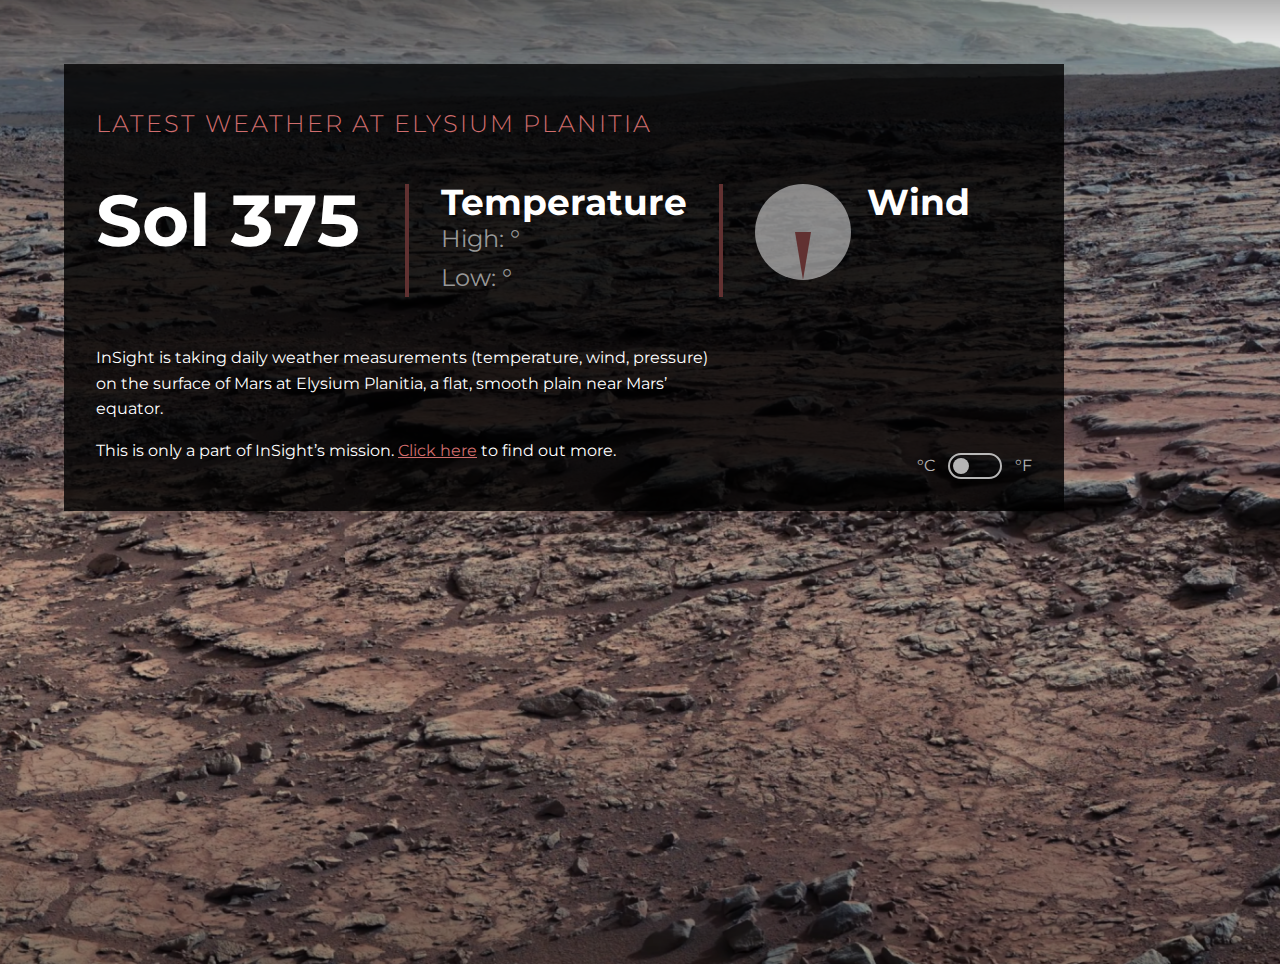
<file: index.html>
<!DOCTYPE html>
<html lang="en">
  <head>
    <!-- Meta -->
    <meta charset="UTF-8" />
    <meta http-equiv="X-UA-Compatible" content="IE=edge" />
    <meta name="viewport" content="width=device-width, initial-scale=1.0" />

    <!-- Google fonts -->
    <link
      href="https://fonts.googleapis.com/css2?family=Montserrat:wght@300;400;500;700&display=swap"
      rel="stylesheet"
    />
    <!-- Styles -->
    <link rel="stylesheet" href="src/css/main.css" />

    <!-- Scripts -->
    <script src="src/js/index.js"></script>

    <title>Mars Weather App</title>
  </head>
  <body>
   
    <main class="mars-current-weather">
      <h1 class="main-title">Latest weather at Elysium Planitia</h1>
 
      <div class="date">
        <h2 class="section-title section-title--date">
          Sol 
          <span data-current-sol>375</span>
         </h2>
        <p class="date__day" data-current-date></p>
      </div>
 
      <div class="temp">
        <h2 class="section-title">Temperature</h2>
        <p class="reading">
          High:
          <span data-current-temp-high></span>
          °<span data-temp-unit></span>
         </p>
        <p class="reading">
          Low:
          <span data-current-temp-low></span>
          °<span data-temp-unit></span>
         </p>
      </div>
 
      <div class="wind">
        <h2 class="section-title">Wind</h2>
        <p class="reading">
          <span data-wind-speed></span>
          <span data-speed-unit></span>
         </p>
 
        <div class="wind__direction">
          <p class="sr-only" data-wind-direction-text></p>
 
          <!-- update --direction custom prop
               to change arrow direction -->
          <div class="wind__arrow" data-wind-direction-arrow></div>
        </div>
      </div> 
 
      <div class="info">
       <p>InSight is taking daily weather measurements (temperature, wind, pressure) on the surface of Mars at Elysium Planitia, a flat, smooth plain near Mars’ equator.</p>
       <p>This is only a part of InSight’s mission. <a href="https://mars.nasa.gov/insight/mission/overview/">Click here</a> to find out more.</p>
      </div>
 
      <div class="unit">
        <label for="cel">°C</label>
        <input type="radio" id="cel" name="unit" checked>
        <!-- when unit__toggle is clicked
             checkbox needs to change -->
        <button class="unit__toggle" data-unit-toggle></button>
        <label for="fah">°F</label>
        <input type="radio" id="fah" name="unit">
      </div> 
 
    </main>
 
    <div class="previous-weather show-weather">
      <!-- When clicked, toggle '.show-weather'
      to .previous-weather div -->
      <button for="weather-toggle" class="show-previous-weather"><span>&#8593;</span> <span class="sr-only">Show previous weather</span></button>
 
      <h2 class="main-title previous-weather__title">Previous 7 days</h2> 
 
      <div class="previous-days" data-previous-sols></div>
    </div>
 
    <template data-previous-sol-template>
       <div class="previous-day">
         <h3 class="previous-day__sol">
           Sol
           <span data-sol></span>
         </h3>
         <p class="previous-day__date" data-date></p>
         <p class="previous-day__temp">
           High:
           <span data-temp-high></span>
           °<span data-temp-unit></span>
         </p>
         <p class="previous-day__temp">
           Low:
           <span data-temp-low></span>
           °<span data-temp-unit></span>
         </p>
         <button class="previous-day__more-info" data-select-button>more info</button>
       </div>
    </template>
     
 
   
  </body>
 </html>
</file>
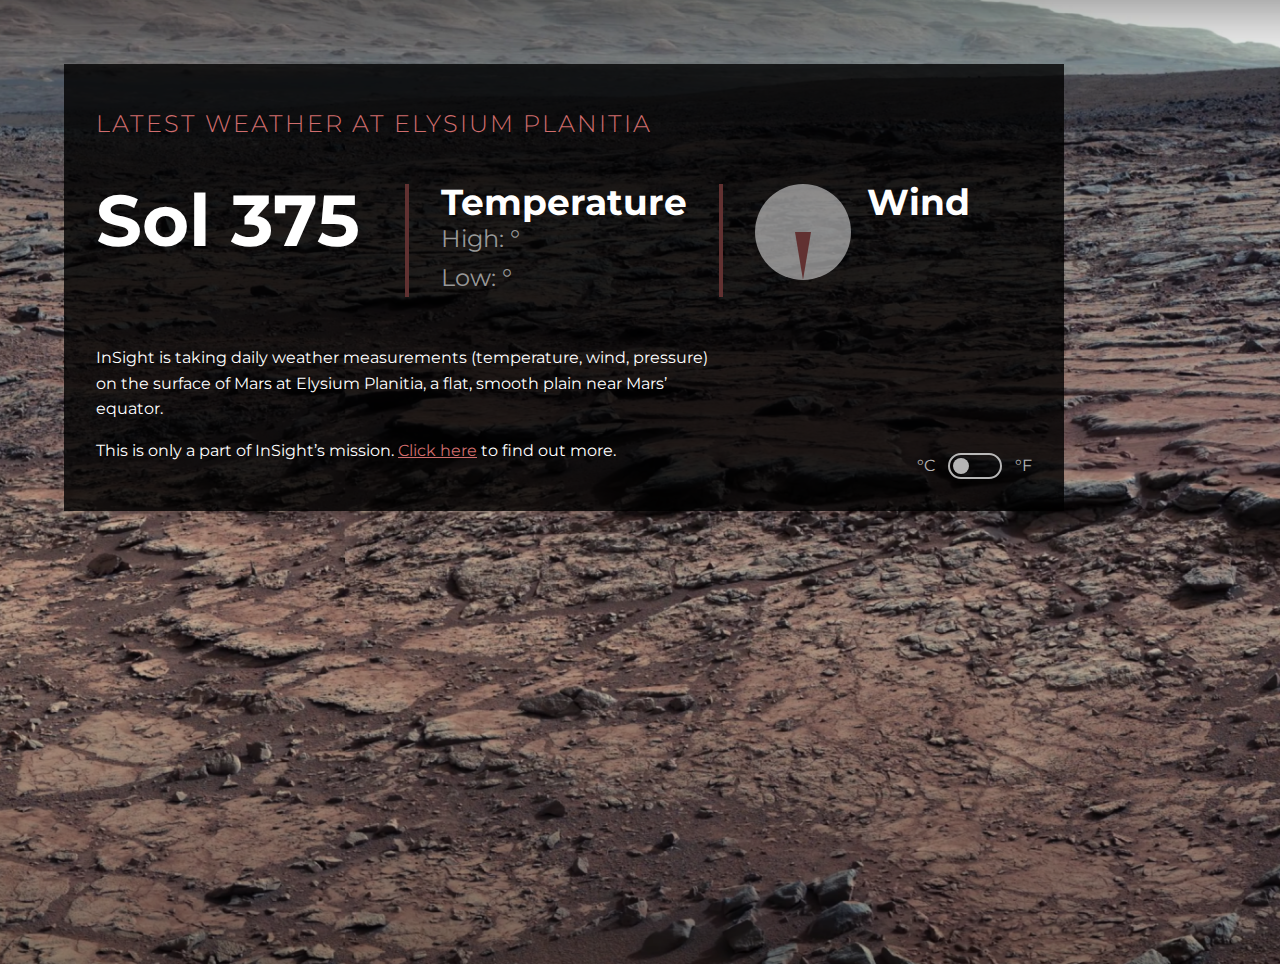
<file: src/index.html>
<!DOCTYPE html>
<html lang="en">
  <head>
    <!-- Meta -->
    <meta charset="UTF-8" />
    <meta http-equiv="X-UA-Compatible" content="IE=edge" />
    <meta name="viewport" content="width=device-width, initial-scale=1.0" />

    <!-- Google fonts -->
    <link
      href="https://fonts.googleapis.com/css2?family=Montserrat:wght@300;400;500;700&display=swap"
      rel="stylesheet"
    />
    <!-- Styles -->
    <link rel="stylesheet" href="css/main.css" />

    <!-- Scripts -->
    <script src="js/index.js"></script>

    <title>Mars Weather App</title>
  </head>
  <body>
   
    <main class="mars-current-weather">
      <h1 class="main-title">Latest weather at Elysium Planitia</h1>
 
      <div class="date">
        <h2 class="section-title section-title--date">
          Sol 
          <span data-current-sol>375</span>
         </h2>
        <p class="date__day" data-current-date></p>
      </div>
 
      <div class="temp">
        <h2 class="section-title">Temperature</h2>
        <p class="reading">
          High:
          <span data-current-temp-high></span>
          °<span data-temp-unit></span>
         </p>
        <p class="reading">
          Low:
          <span data-current-temp-low></span>
          °<span data-temp-unit></span>
         </p>
      </div>
 
      <div class="wind">
        <h2 class="section-title">Wind</h2>
        <p class="reading">
          <span data-wind-speed></span>
          <span data-speed-unit></span>
         </p>
 
        <div class="wind__direction">
          <p class="sr-only" data-wind-direction-text></p>
 
          <!-- update --direction custom prop
               to change arrow direction -->
          <div class="wind__arrow" data-wind-direction-arrow></div>
        </div>
      </div> 
 
      <div class="info">
       <p>InSight is taking daily weather measurements (temperature, wind, pressure) on the surface of Mars at Elysium Planitia, a flat, smooth plain near Mars’ equator.</p>
       <p>This is only a part of InSight’s mission. <a href="https://mars.nasa.gov/insight/mission/overview/">Click here</a> to find out more.</p>
      </div>
 
      <div class="unit">
        <label for="cel">°C</label>
        <input type="radio" id="cel" name="unit" checked>
        <!-- when unit__toggle is clicked
             checkbox needs to change -->
        <button class="unit__toggle" data-unit-toggle></button>
        <label for="fah">°F</label>
        <input type="radio" id="fah" name="unit">
      </div> 
 
    </main>
 
    <div class="previous-weather show-weather">
      <!-- When clicked, toggle '.show-weather'
      to .previous-weather div -->
      <button for="weather-toggle" class="show-previous-weather"><span>&#8593;</span> <span class="sr-only">Show previous weather</span></button>
 
      <h2 class="main-title previous-weather__title">Previous 7 days</h2> 
 
      <div class="previous-days" data-previous-sols></div>
    </div>
 
    <template data-previous-sol-template>
       <div class="previous-day">
         <h3 class="previous-day__sol">
           Sol
           <span data-sol></span>
         </h3>
         <p class="previous-day__date" data-date></p>
         <p class="previous-day__temp">
           High:
           <span data-temp-high></span>
           °<span data-temp-unit></span>
         </p>
         <p class="previous-day__temp">
           Low:
           <span data-temp-low></span>
           °<span data-temp-unit></span>
         </p>
         <button class="previous-day__more-info" data-select-button>more info</button>
       </div>
    </template>
     
 
   
  </body>
 </html>
</file>
<file: src/css/main.css>
*,
*::before,
*::after {
  -webkit-box-sizing: border-box;
          box-sizing: border-box;
}

:root {
  --fw-light: 300;
  --fw-normal: 400;
  --fw-semi: 500;
  --fw-bold: 700;
  --fs-h1: 1.25rem;
  --fs-h2: 1.75rem;
  --fs-body: 1rem;
  --fs-xl: 4rem;
  --clr-light: #fff;
  --clr-gray: #989898;
  --clr-dark: #444;
  --clr-accent: #D06D6D;
  --clr-accent-dark: #613131;
}

.sr-only:not(:focus):not(:active) {
  clip: rect(0 0 0 0);
  -webkit-clip-path: inset(50%);
          clip-path: inset(50%);
  height: 1px;
  overflow: hidden;
  position: absolute;
  white-space: nowrap;
  width: 1px;
}

body {
  margin: 0;
  font-family: 'Montserrat', sans-serif;
  line-height: 1.6;
  background-image: url(../img/4K-Mars-Body-Image-2.png);
  background-size: cover;
  color: var(--clr-light);
  min-height: 100vh;
}

h1, h2, h3 {
  line-height: 1;
}

a {
  color: var(--clr-accent);
}

a:hover {
  color: var(--clr-accent-dark);
}

.main-title {
  font-size: var(--fs-h1);
  font-weight: var(--fw-light);
  text-transform: uppercase;
  color: var(--clr-accent);
  letter-spacing: 2px;
  grid-column: 1 / -1;
}

.section-title {
  font-size: var(--fs-h2);
  font-weight: var(--fw-bold);
  margin: 0;
}

.section-title--date {
  font-size: var(--fs-xl);
}

.reading {
  font-size: var(--fs-h1);
  margin: 0;
  color: var(--clr-gray);
}

.mars-current-weather {
  background: rgba(0, 0, 0, 0.8);
  padding: 6em 2em 2em;
  max-width: 1000px;
  margin: 1em;
}

.date {
  -ms-grid-column: 1;
  -ms-grid-column-span: 1;
  grid-column: 1 / 2;
}

.date__day {
  font-size: var(--fs-h2);
  margin: 0;
  color: var(--clr-gray);
  font-weight: var(--fw-light);
}

.temp {
  --border: solid .25em var(--clr-accent-dark);
  padding: 2em 0;
}

.wind {
  display: -ms-grid;
  display: grid;
  -webkit-column-gap: 1em;
          column-gap: 1em;
  -ms-grid-columns: min-content 1fr;
      grid-template-columns: -webkit-min-content 1fr;
      grid-template-columns: min-content 1fr;
  -ms-grid-rows: min-content 1fr;
      grid-template-rows: -webkit-min-content 1fr;
      grid-template-rows: min-content 1fr;
  -ms-grid-row-align: start;
      align-self: start;
}

.wind .section-title,
.wind .reading {
  -ms-grid-column: 1;
  -ms-grid-column-span: 1;
  grid-column: 1 / 2;
}

.wind__direction {
  --size: 4rem;
  width: var(--size);
  height: var(--size);
  border-radius: 50%;
  background-color: rgba(255, 255, 255, 0.5);
  display: -ms-grid;
  display: grid;
  place-items: center;
  -ms-grid-column: 2;
  -ms-grid-column-span: 1;
  grid-column: 2 / 3;
  -ms-grid-row: 1;
  -ms-grid-row-span: 2;
  grid-row: 1 / span 2;
}

.wind__arrow {
  /* update Custom Props in JS
        to update the direction */
  --direction: 180deg;
  --size: .75rem;
  height: calc(var(--size) * 3);
  width: var(--size);
  background: var(--clr-accent-dark);
  -webkit-clip-path: polygon(50% 0, 0% 100%, 100% 100%);
          clip-path: polygon(50% 0, 0% 100%, 100% 100%);
  -webkit-transform: translateY(-50%) rotate(var(--direction));
          transform: translateY(-50%) rotate(var(--direction));
  -webkit-transform-origin: bottom center;
          transform-origin: bottom center;
  -webkit-transition: -webkit-transform 500ms ease;
  transition: -webkit-transform 500ms ease;
  transition: transform 500ms ease;
  transition: transform 500ms ease, -webkit-transform 500ms ease;
}

.unit {
  -ms-grid-column: 3;
  -ms-grid-column-span: 1;
  grid-column: 3 / 4;
  place-self: end;
  color: var(--clr-light);
  display: -webkit-box;
  display: -ms-flexbox;
  display: flex;
  opacity: .7;
  -webkit-transition: opacity 275ms linear;
  transition: opacity 275ms linear;
}

@media (max-width: 900px) {
  .unit {
    position: absolute;
    left: 3em;
    top: 3em;
  }
}

.unit:hover {
  opacity: 1;
}

.unit label {
  cursor: pointer;
}

.unit input {
  clip: rect(0 0 0 0);
  -webkit-clip-path: inset(50%);
          clip-path: inset(50%);
  height: 1px;
  overflow: hidden;
  position: absolute;
  white-space: nowrap;
  width: 1px;
}

.unit__toggle {
  cursor: pointer;
  width: 4em;
  border: 2px solid var(--clr-light);
  background: transparent;
  padding: 0;
  border-radius: 100vmax;
  margin: 0 1em;
}

.unit__toggle::after {
  content: '';
  display: block;
  background: var(--clr-light);
  border-radius: 50%;
  height: 1rem;
  margin: 3px;
  margin-left: auto;
  width: 1rem;
}

:checked ~ .unit__toggle::after {
  margin-left: 3px;
}

.previous-weather {
  display: none;
  background: var(--clr-light);
  color: var(--clr-dark);
  position: absolute;
  bottom: 0;
  width: 100%;
  -webkit-transform: translateY(60%);
          transform: translateY(60%);
  -webkit-transition: -webkit-transform 350ms ease;
  transition: -webkit-transform 350ms ease;
  transition: transform 350ms ease;
  transition: transform 350ms ease, -webkit-transform 350ms ease;
  padding: 3rem;
}

.show-previous-weather {
  position: absolute;
  background: var(--clr-light);
  left: 50%;
  width: 10rem;
  -webkit-transform: translate(-50%, calc(-100% - 3rem));
          transform: translate(-50%, calc(-100% - 3rem));
  text-align: center;
  font-size: var(--fs-h2);
  line-height: 1;
  -webkit-clip-path: polygon(50% 0, 0 100%, 100% 100%);
          clip-path: polygon(50% 0, 0 100%, 100% 100%);
  cursor: pointer;
  color: var(--clr-gray);
  border: 0;
  font-family: inherit;
}

.show-previous-weather:hover, .show-previous-weather:focus {
  color: var(--clr-dark);
}

.show-previous-weather span {
  display: block;
  -webkit-transform: rotate(0);
          transform: rotate(0);
  -webkit-transition: -webkit-transform 300ms ease;
  transition: -webkit-transform 300ms ease;
  transition: transform 300ms ease;
  transition: transform 300ms ease, -webkit-transform 300ms ease;
}

.previous-days {
  display: -webkit-box;
  display: -ms-flexbox;
  display: flex;
  -webkit-box-pack: justify;
      -ms-flex-pack: justify;
          justify-content: space-between;
}

.previous-weather__title {
  text-align: center;
}

.previous-day {
  opacity: 0;
}

.previous-day > * {
  margin: 0;
}

.previous-day__date {
  font-size: .9rem;
  color: var(--clr-gray);
}

.previous-day__more-info {
  cursor: pointer;
  border: 0;
  border-radius: 100vmax;
  background: var(--clr-dark);
  color: var(--clr-light);
  text-transform: uppercase;
  padding: .3em 1em;
  margin-top: 1em;
}

.previous-day__more-info:hover {
  background: var(--clr-gray);
}

.show-weather.previous-weather {
  -webkit-transform: translateY(0);
          transform: translateY(0);
}

.show-weather.previous-weather .show-previous-weather span {
  display: block;
  -webkit-transform: rotate(180deg) translateY(-6px);
          transform: rotate(180deg) translateY(-6px);
}

.show-weather.previous-weather .previous-weather__title,
.show-weather.previous-weather .previous-day {
  -webkit-animation: slideUpIn 750ms forwards;
          animation: slideUpIn 750ms forwards;
}

.show-weather.previous-weather .previous-weather__title {
  text-align: left;
}

.show-weather.previous-weather .previous-day:nth-child(1) {
  -webkit-animation-delay: 100ms;
          animation-delay: 100ms;
}

.show-weather.previous-weather .previous-day:nth-child(2) {
  -webkit-animation-delay: 125ms;
          animation-delay: 125ms;
}

.show-weather.previous-weather .previous-day:nth-child(3) {
  -webkit-animation-delay: 150ms;
          animation-delay: 150ms;
}

.show-weather.previous-weather .previous-day:nth-child(4) {
  -webkit-animation-delay: 175ms;
          animation-delay: 175ms;
}

.show-weather.previous-weather .previous-day:nth-child(5) {
  -webkit-animation-delay: 200ms;
          animation-delay: 200ms;
}

.show-weather.previous-weather .previous-day:nth-child(6) {
  -webkit-animation-delay: 225ms;
          animation-delay: 225ms;
}

.show-weather.previous-weather .previous-day:nth-child(7) {
  -webkit-animation-delay: 300ms;
          animation-delay: 300ms;
}

@-webkit-keyframes slideUpIn {
  0% {
    opacity: 0;
    -webkit-transform: translateY(50%);
            transform: translateY(50%);
  }
  100% {
    opacity: 1;
    -webkit-transform: translateY(0);
            transform: translateY(0);
  }
}

@keyframes slideUpIn {
  0% {
    opacity: 0;
    -webkit-transform: translateY(50%);
            transform: translateY(50%);
  }
  100% {
    opacity: 1;
    -webkit-transform: translateY(0);
            transform: translateY(0);
  }
}

@media (min-width: 600px) {
  .mars-current-weather {
    display: -ms-grid;
    display: grid;
    row-gap: 2em;
    -ms-grid-columns: (1fr)[2];
        grid-template-columns: repeat(2, 1fr);
  }
  .date {
    grid-column: 1 / -1;
  }
  .temp {
    -ms-grid-column: 1;
    -ms-grid-column-span: 1;
    grid-column: 1 / 2;
    padding: 0;
  }
  .wind {
    -ms-grid-column: 2;
    -ms-grid-column-span: 1;
    grid-column: 2 / 3;
  }
}

@media (min-width: 900px) {
  :root {
    --fs-h1: 1.5rem;
    --fs-h2: 2.25rem;
    --fs-body: 1rem;
    --fs-xl: 4.5rem;
  }
  body {
    height: 100vh;
    overflow: hidden;
  }
  .date {
    -ms-grid-column: 1;
    -ms-grid-column-span: 1;
    grid-column: 1 / 2;
  }
  .mars-current-weather {
    padding: 2em;
    margin: 4em 4em 0 4em;
    -ms-grid-columns: (1fr)[3];
        grid-template-columns: repeat(3, 1fr);
    grid-gap: 2em;
  }
  .temp {
    -ms-grid-column: 2;
    -ms-grid-column-span: 1;
    grid-column: 2 / 3;
    border-left: var(--border);
    border-right: var(--border);
    padding: 0 2em;
  }
  .wind {
    -ms-grid-column: 3;
    -ms-grid-column-span: 1;
    grid-column: 3 / 4;
  }
  .wind .section-title,
  .wind .reading {
    -ms-grid-column: 2;
    -ms-grid-column-span: 1;
    grid-column: 2 / 3;
  }
  .wind__direction {
    --size: 6rem;
    -ms-grid-column: 1;
    -ms-grid-column-span: 1;
    grid-column: 1 / 2;
    -ms-grid-row: 1;
    -ms-grid-row-span: 2;
    grid-row: 1 / span 2;
  }
  .wind__arrow {
    --size: 1rem;
  }
  .info {
    -ms-grid-column: 1;
    -ms-grid-column-span: 2;
    grid-column: 1 / 3;
  }
}
/*# sourceMappingURL=main.css.map */
</file>
